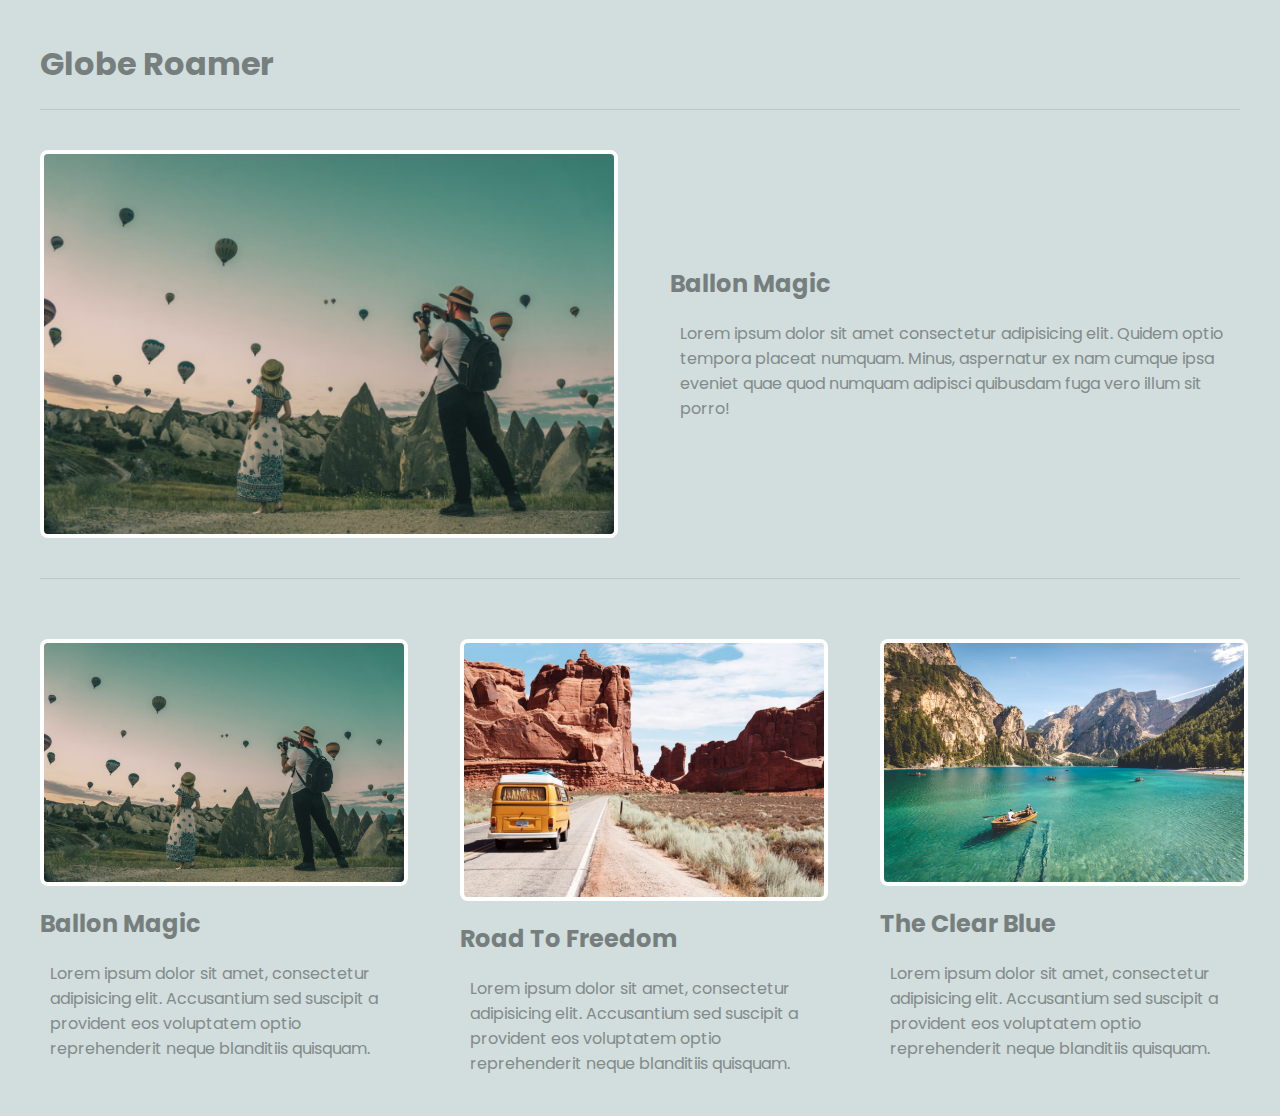
<file: 01 - Multi Column Layout/index.html>
<html lang="en">
<head>
  <meta charset="UTF-8">
  <meta http-equiv="X-UA-Compatible" content="IE=edge">
  <meta name="viewport" content="width=device-width, initial-scale=1.0">
  <title>Multi Column Blog Layout</title>
  <link rel="stylesheet" href="styles.css">
</head>
<body>
  <header>
    <h1>Globe Roamer</h1>
  </header>
  <main class="grid-container">
    <article class="featured">
      <img src="img/1.png" alt="featured image">
      <div>
        <h2>Ballon Magic</h2>
        <p>Lorem ipsum dolor sit amet consectetur adipisicing elit. Quidem optio tempora placeat numquam. 
          Minus, aspernatur ex nam cumque ipsa eveniet quae quod numquam adipisci quibusdam fuga vero illum sit porro!
        </p>
      </div>
    </article>
    <article>
      <img src="img/1.png" alt="article image">
      <div>
        <h2>Ballon Magic</h2>
        <p>Lorem ipsum dolor sit amet, consectetur adipisicing elit. Accusantium sed 
          suscipit a provident eos voluptatem optio reprehenderit neque blanditiis quisquam.
        </p>
      </div>
    </article>
    <article>
      <img src="img/2.png" alt="article image">
      <div>
        <h2>Road To Freedom</h2>
        <p>Lorem ipsum dolor sit amet, consectetur adipisicing elit. Accusantium sed 
          suscipit a provident eos voluptatem optio reprehenderit neque blanditiis quisquam.
        </p>
      </div>
    </article>
    <article>
      <img src="img/3.png" alt="article image">
      <div>
        <h2>The Clear Blue</h2>
        <p>Lorem ipsum dolor sit amet, consectetur adipisicing elit. Accusantium sed 
          suscipit a provident eos voluptatem optio reprehenderit neque blanditiis quisquam.
        </p>
      </div>
    </article>
  </main>
</body>
</html>
</file>
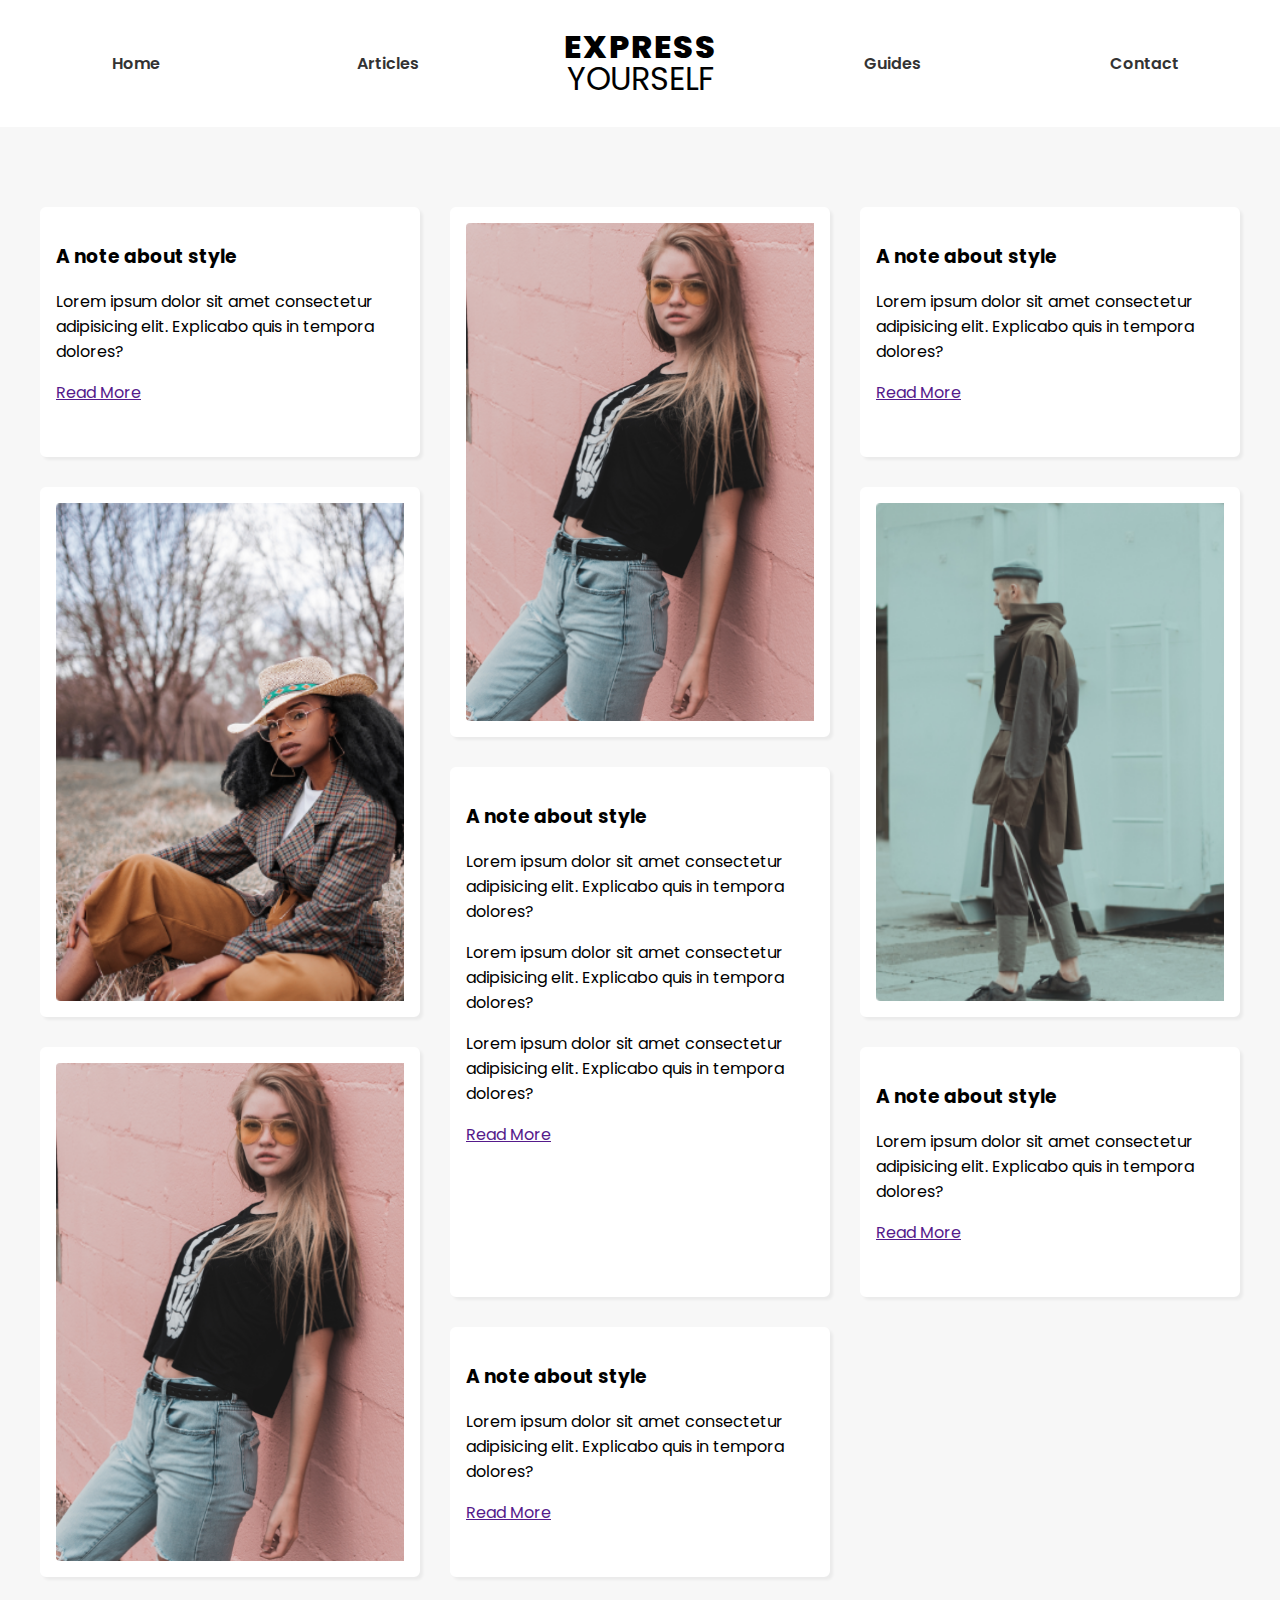
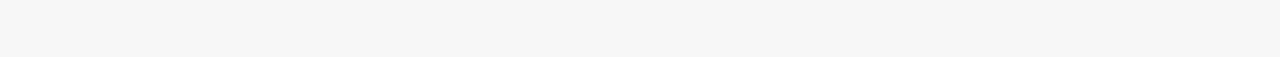
<file: 02 - Masonry Style Layout/index.html>
<html lang="en">
<head>
  <meta charset="UTF-8">
  <meta http-equiv="X-UA-Compatible" content="IE=edge">
  <meta name="viewport" content="width=device-width, initial-scale=1.0">
  <title>Masonry Style Layout</title>
  <link rel="stylesheet" href="styles.css">
</head>
<body>
  <header>
    <nav>
      <a href="">Home</a>
      <a href="">Articles</a>
      <h1>
        <div>Express</div>
        <div>Yourself</div>
      </h1>
      <a href="">Guides</a>
      <a href="">Contact</a>
    </nav>
  </header>
  <main>
    <div class="short">
      <h3>A note about style</h3>
      <p>Lorem ipsum dolor sit amet consectetur adipisicing elit. Explicabo quis in tempora dolores?</p>
      <a href="">Read More</a>
    </div>
    <div class="tall">
      <img src="img/1.png" alt="model">
    </div>
    <div class="short">
      <h3>A note about style</h3>
      <p>Lorem ipsum dolor sit amet consectetur adipisicing elit. Explicabo quis in tempora dolores?</p>
      <a href="">Read More</a>
    </div>
    <div class="tall">
      <img src="img/2.png" alt="model">
    </div>
    <div class="tall">
      <img src="img/3.png" alt="model">
    </div>
    <div class="tall">
      <h3>A note about style</h3>
      <p>Lorem ipsum dolor sit amet consectetur adipisicing elit. Explicabo quis in tempora dolores?</p>
      <p>Lorem ipsum dolor sit amet consectetur adipisicing elit. Explicabo quis in tempora dolores?</p>
      <p>Lorem ipsum dolor sit amet consectetur adipisicing elit. Explicabo quis in tempora dolores?</p>
      <a href="">Read More</a>
    </div>
    <div class="tall">
      <img src="img/1.png" alt="model">
    </div>
    <div class="short">
      <h3>A note about style</h3>
      <p>Lorem ipsum dolor sit amet consectetur adipisicing elit. Explicabo quis in tempora dolores?</p>
      <a href="">Read More</a>
    </div>
    <div class="short">
      <h3>A note about style</h3>
      <p>Lorem ipsum dolor sit amet consectetur adipisicing elit. Explicabo quis in tempora dolores?</p>
      <a href="">Read More</a>
    </div>
  </main>
</body>
</html>
</file>
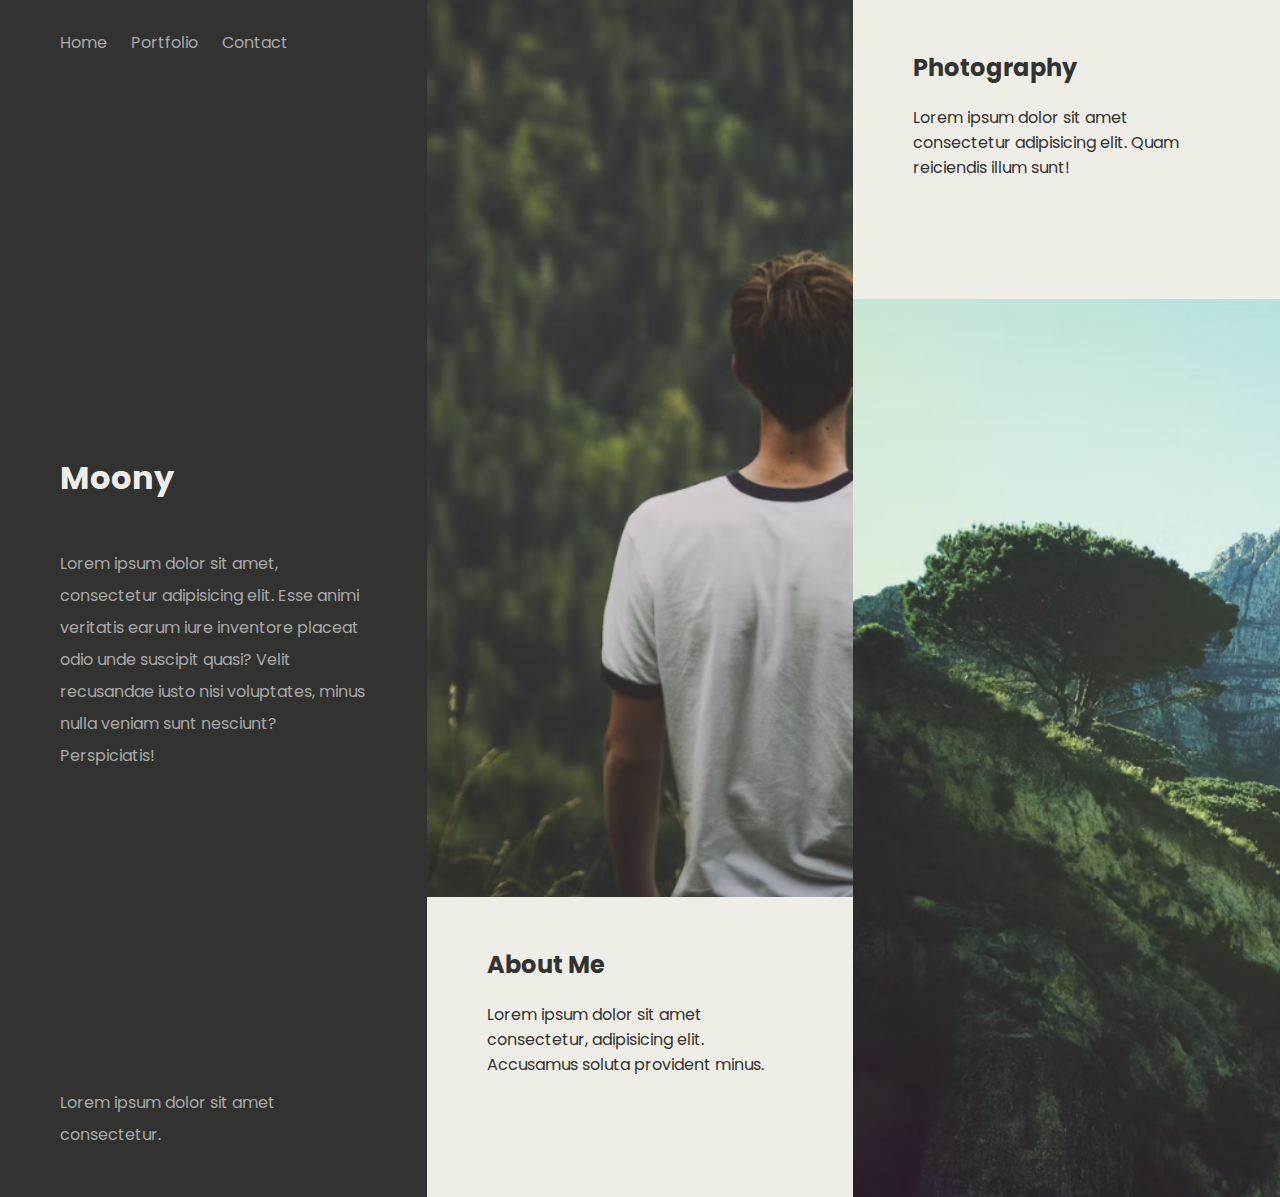
<file: 03 - Full width Personal Layout/index.html>
<html lang="en">
<head>
  <meta charset="UTF-8">
  <meta http-equiv="X-UA-Compatible" content="IE=edge">
  <meta name="viewport" content="width=device-width, initial-scale=1.0">
  <title>Portfolio Full-Screen Layout</title>
  <link rel="stylesheet" href="styles.css">
</head>
<body>
  <main>
    <div class="panel welcome">
      <nav>
        <a href="/">Home</a>
        <a href="/">Portfolio</a>
        <a href="/">Contact</a>
      </nav>
      <div>
        <h1>Moony</h1>
        <p>Lorem ipsum dolor sit amet, consectetur adipisicing elit. Esse animi veritatis earum iure inventore placeat odio unde suscipit quasi? Velit recusandae iusto nisi voluptates, minus nulla veniam sunt nesciunt? Perspiciatis!</p>
      </div>
      <footer>
        <p>Lorem ipsum dolor sit amet consectetur.</p>
      </footer>
    </div>    
    <div class="panel about">
      <img src="img/1.png" alt="main pic">
      <div class="text">
        <h2>About Me</h2>
        <p>Lorem ipsum dolor sit amet consectetur, adipisicing elit. Accusamus soluta provident minus.</p>
      </div>
    </div>
    <div class="panel photos">
      <div class="text">
        <h2>Photography</h2>
        <p>Lorem ipsum dolor sit amet consectetur adipisicing elit. Quam reiciendis illum sunt!</p>
      </div>
      <img src="img/2.png" alt="landscape pic">
    </div>
  </main>
</body>
</html>
</file>
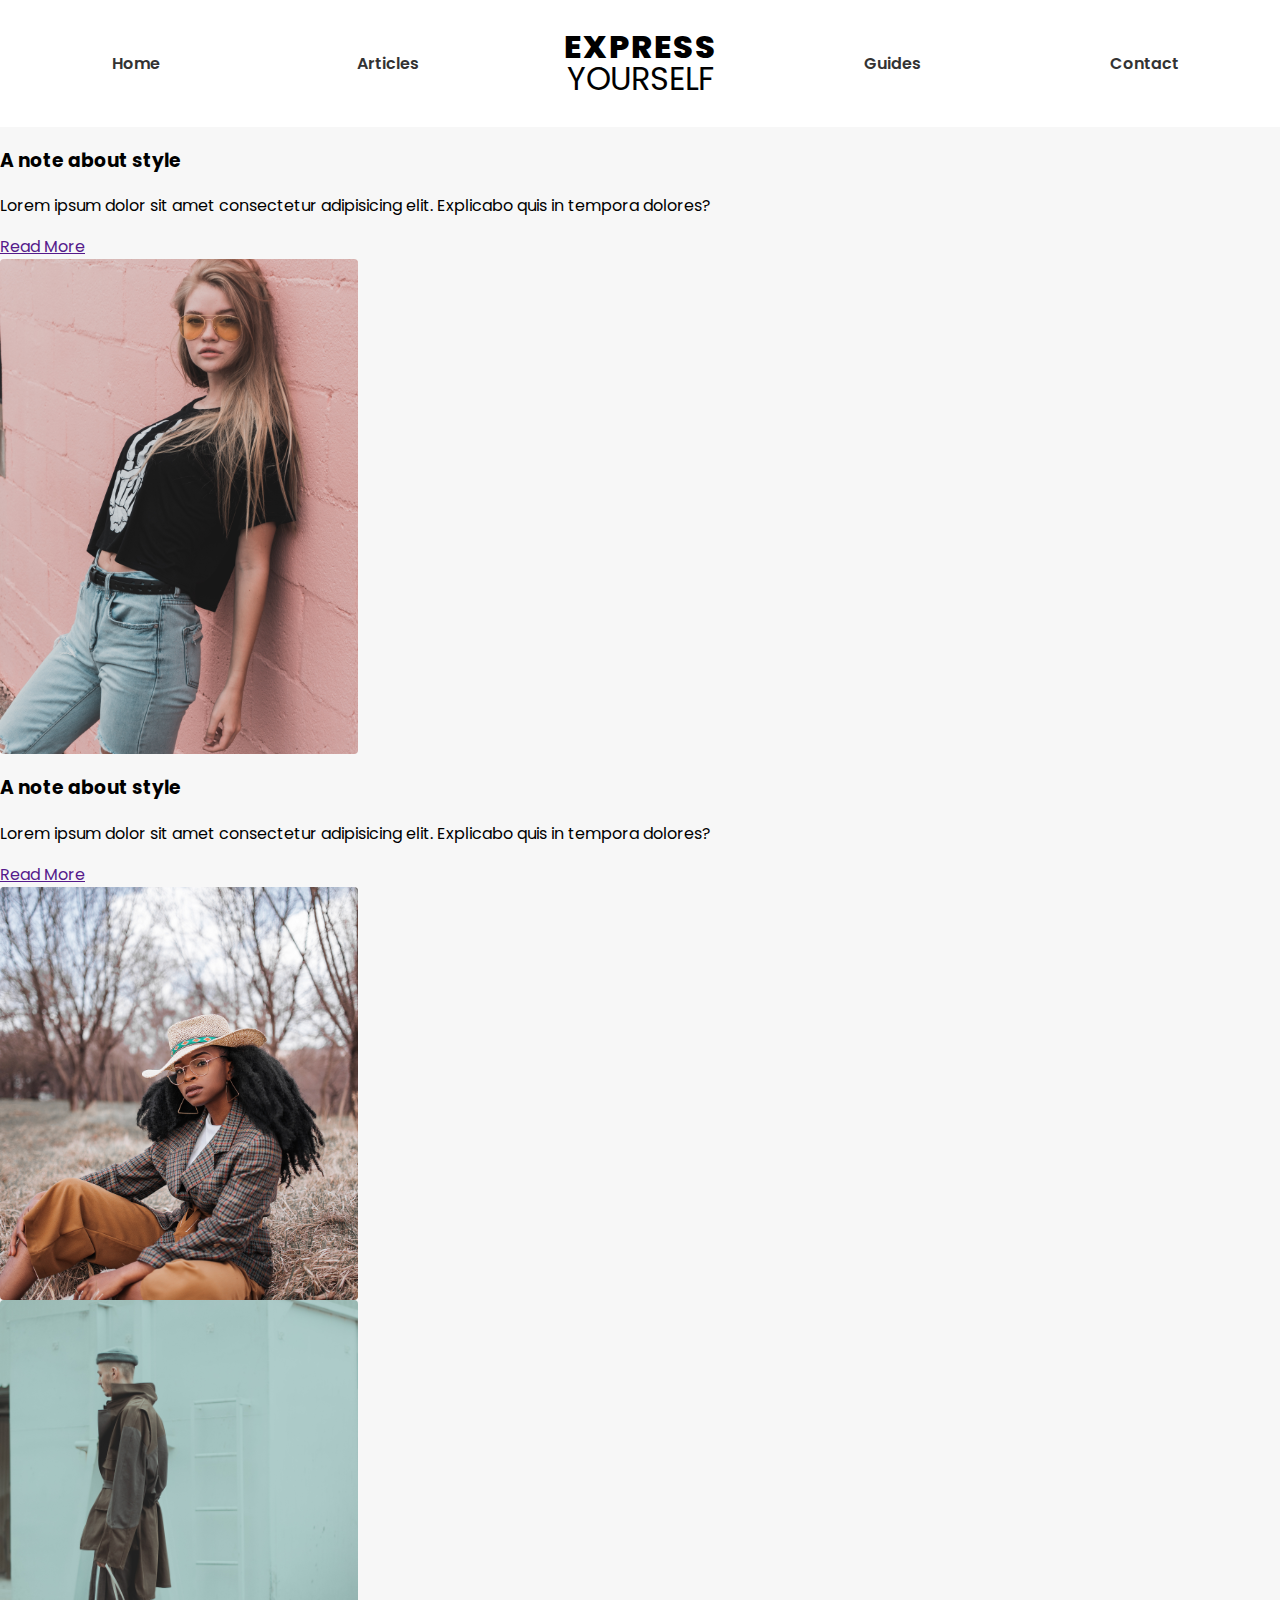
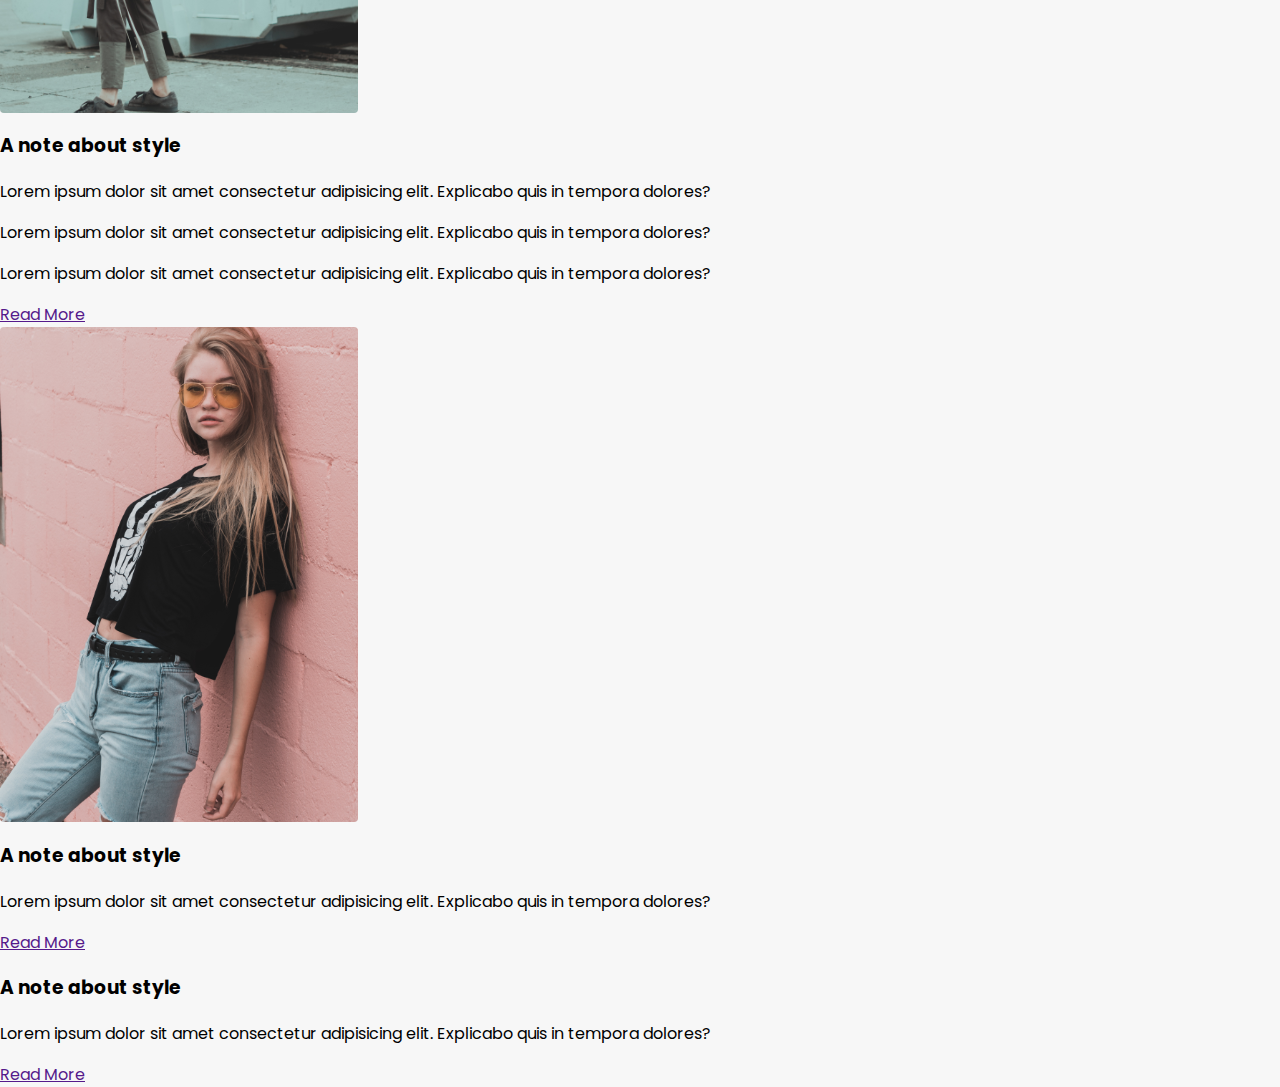
<file: 2 - Masonry Style Layout/index.html>
<html lang="en">
<head>
  <meta charset="UTF-8">
  <meta http-equiv="X-UA-Compatible" content="IE=edge">
  <meta name="viewport" content="width=device-width, initial-scale=1.0">
  <title>Masonry Style Layout</title>
  <link rel="stylesheet" href="styles.css">
</head>
<body>
  <header>
    <nav>
      <a href="">Home</a>
      <a href="">Articles</a>
      <h1>
        <div>Express</div>
        <div>Yourself</div>
      </h1>
      <a href="">Guides</a>
      <a href="">Contact</a>
    </nav>
  </header>
  <main>
    <div>
      <h3>A note about style</h3>
      <p>Lorem ipsum dolor sit amet consectetur adipisicing elit. Explicabo quis in tempora dolores?</p>
      <a href="">Read More</a>
    </div>
    <div>
      <img src="img/1.png" alt="model">
    </div>
    <div>
      <h3>A note about style</h3>
      <p>Lorem ipsum dolor sit amet consectetur adipisicing elit. Explicabo quis in tempora dolores?</p>
      <a href="">Read More</a>
    </div>
    <div>
      <img src="img/2.png" alt="model">
    </div>
    <div>
      <img src="img/3.png" alt="model">
    </div>
    <div>
      <h3>A note about style</h3>
      <p>Lorem ipsum dolor sit amet consectetur adipisicing elit. Explicabo quis in tempora dolores?</p>
      <p>Lorem ipsum dolor sit amet consectetur adipisicing elit. Explicabo quis in tempora dolores?</p>
      <p>Lorem ipsum dolor sit amet consectetur adipisicing elit. Explicabo quis in tempora dolores?</p>
      <a href="">Read More</a>
    </div>
    <div>
      <img src="img/1.png" alt="model">
    </div>
    <div>
      <h3>A note about style</h3>
      <p>Lorem ipsum dolor sit amet consectetur adipisicing elit. Explicabo quis in tempora dolores?</p>
      <a href="">Read More</a>
    </div>
    <div>
      <h3>A note about style</h3>
      <p>Lorem ipsum dolor sit amet consectetur adipisicing elit. Explicabo quis in tempora dolores?</p>
      <a href="">Read More</a>
    </div>
  </main>
</body>
</html>
</file>
<file: 01 - Multi Column Layout/styles.css>
@import url('https://fonts.googleapis.com/css2?family=Poppins:wght@200;400;500;600;800&family=VT323&display=swap');

body {
  margin: 20px;
  font-family: "Poppins";
  background: #d1dedd;
}
ul, li {
  padding: 0;
  list-style-type: none;
}
h1,h2,h3 {
  color: #767f7e;
}
p {
  color: #828b8a;
}

header{
  max-width: 1200px;
  margin: 40px auto;
  border-bottom: 1px solid #bbc7c7;
}
.grid-container{
  display: grid;
  grid-template-columns: 1fr 1fr 1fr;
  gap: 60px;
  max-width: 1200px;
  margin: 20px auto;
}
article.featured{
  grid-column: span 3;
  display: grid;
  grid-template-columns: 1fr 1fr;
  gap: 60px;
  align-items: center;
  border-bottom: 1px solid #bbc7c7;
  padding-bottom: 40px;
}
article img, article.featured img{
  width: 100%;
  border: 4px solid #fff;
  border-radius: 8px;
}
article p, article h3{
  margin: 20px 10px;
}

/* Responsive  */
@media screen and (max-width: 980px){
  article{
    grid-column: span 3;
    display: grid;
    grid-template-columns: 1fr 1fr;
    gap: 60px;
    align-items: center;
  }
}

@media screen and (max-width: 980px){
  article, article.featured{
    display: block;
    margin: 0 20px;
  }
}
</file>
<file: 02 - Masonry Style Layout/styles.css>
@import url('https://fonts.googleapis.com/css2?family=Poppins:wght@200;400;500;600;800&family=VT323&display=swap');

body {
  margin: 0;
  font-family: "Poppins";
  background: #f7f7f7;
}

header{
  background-color: #fff;
  padding: 10px;
}
nav{
  max-width: 1400px;
  margin: 0 auto;
  display: grid;
  grid-template-columns: repeat(5, 1fr);
  text-align: center;
  align-items: center;
}
nav a{
  text-decoration: none;
  color: #333;
  font-weight:600;
}
nav h1{
  text-transform: uppercase;
  line-height: 1em;
}
nav h1 div:first-child{
  font-weight: 800;
  letter-spacing: 1.5px;
}
nav h1 div:last-child{
  font-weight: 400;
}
/* Main */
main{
  max-width: 1200px;
  margin: 60px auto;
  padding: 20px;
  display: grid;
  grid-template-columns: 1fr 1fr 1fr;
  grid-auto-rows: 250px;
  gap: 30px;
}
main div{
  overflow: hidden;
  background-color: #fff;
  border-radius: 6px;
  border: 16px solid #fff;
  box-shadow: 3px 3px 3px rgba(0, 0, 0, 0.05);
}
main img{
  min-width: 100%;
  height: 100%;
}
main .short{
  grid-row: span 1;
}
main .tall{
  grid-row: span 2;
}
</file>
<file: 03 - Full width Personal Layout/styles.css>
@import url('https://fonts.googleapis.com/css2?family=Poppins:wght@200;400;500;600;800&family=VT323&display=swap');

body {
  margin: 0;
  font-family: "Poppins";
}
main{
  display: grid;
  grid-template-columns: 1fr 1fr 1fr;
  min-height: 100%;
}
.panel{
  display: grid;
  grid-template-columns: 1fr;
}
.panel .text{
  background: #eeeee7;
  color: #323230;
  padding: 30px 60px;
}

/* Welcome Panel  */
.panel.welcome{
  background: #323230;
  padding: 30px 60px;
  grid-auto-rows: 1fr;
}
.panel.welcome nav a{
  color: #a8a8a8;
  text-decoration: none;
  margin-right: 20px;
}
.panel.welcome p{
  color: #a8a8a8;
  max-width: 540px;
  line-height: 2em;
}
.panel.welcome h1{
  color: #eeeee7;
  line-height: 3em;
}
.panel.welcome footer{
  align-self: end;
}

/* About Panel  */
.panel.about{
  grid-template-rows: 3fr 1fr;
  overflow: hidden;
}
.panel.about img{
  min-width: 100%;
  min-height: 100%;
}

/* Photos Panel  */
.panel.photos{
  grid-template-rows: 1fr 3fr;
  overflow: hidden;
}
.panel.photos img{
  min-width: 100%;
  min-height: 100%;
}
</file>
<file: 2 - Masonry Style Layout/styles.css>
@import url('https://fonts.googleapis.com/css2?family=Poppins:wght@200;400;500;600;800&family=VT323&display=swap');

body {
  margin: 0;
  font-family: "Poppins";
  background: #f7f7f7;
}

header{
  background-color: #fff;
  padding: 10px;
}
nav{
  max-width: 1400px;
  margin: 0 auto;
  display: grid;
  grid-template-columns: repeat(5, 1fr);
  text-align: center;
  align-items: center;
}
nav a{
  text-decoration: none;
  color: #333;
  font-weight:600;
}
nav h1{
  text-transform: uppercase;
  line-height: 1em;
}
nav h1 div:first-child{
  font-weight: 800;
  letter-spacing: 1.5px;
}
nav h1 div:last-child{
  font-weight: 400;
}
</file>
